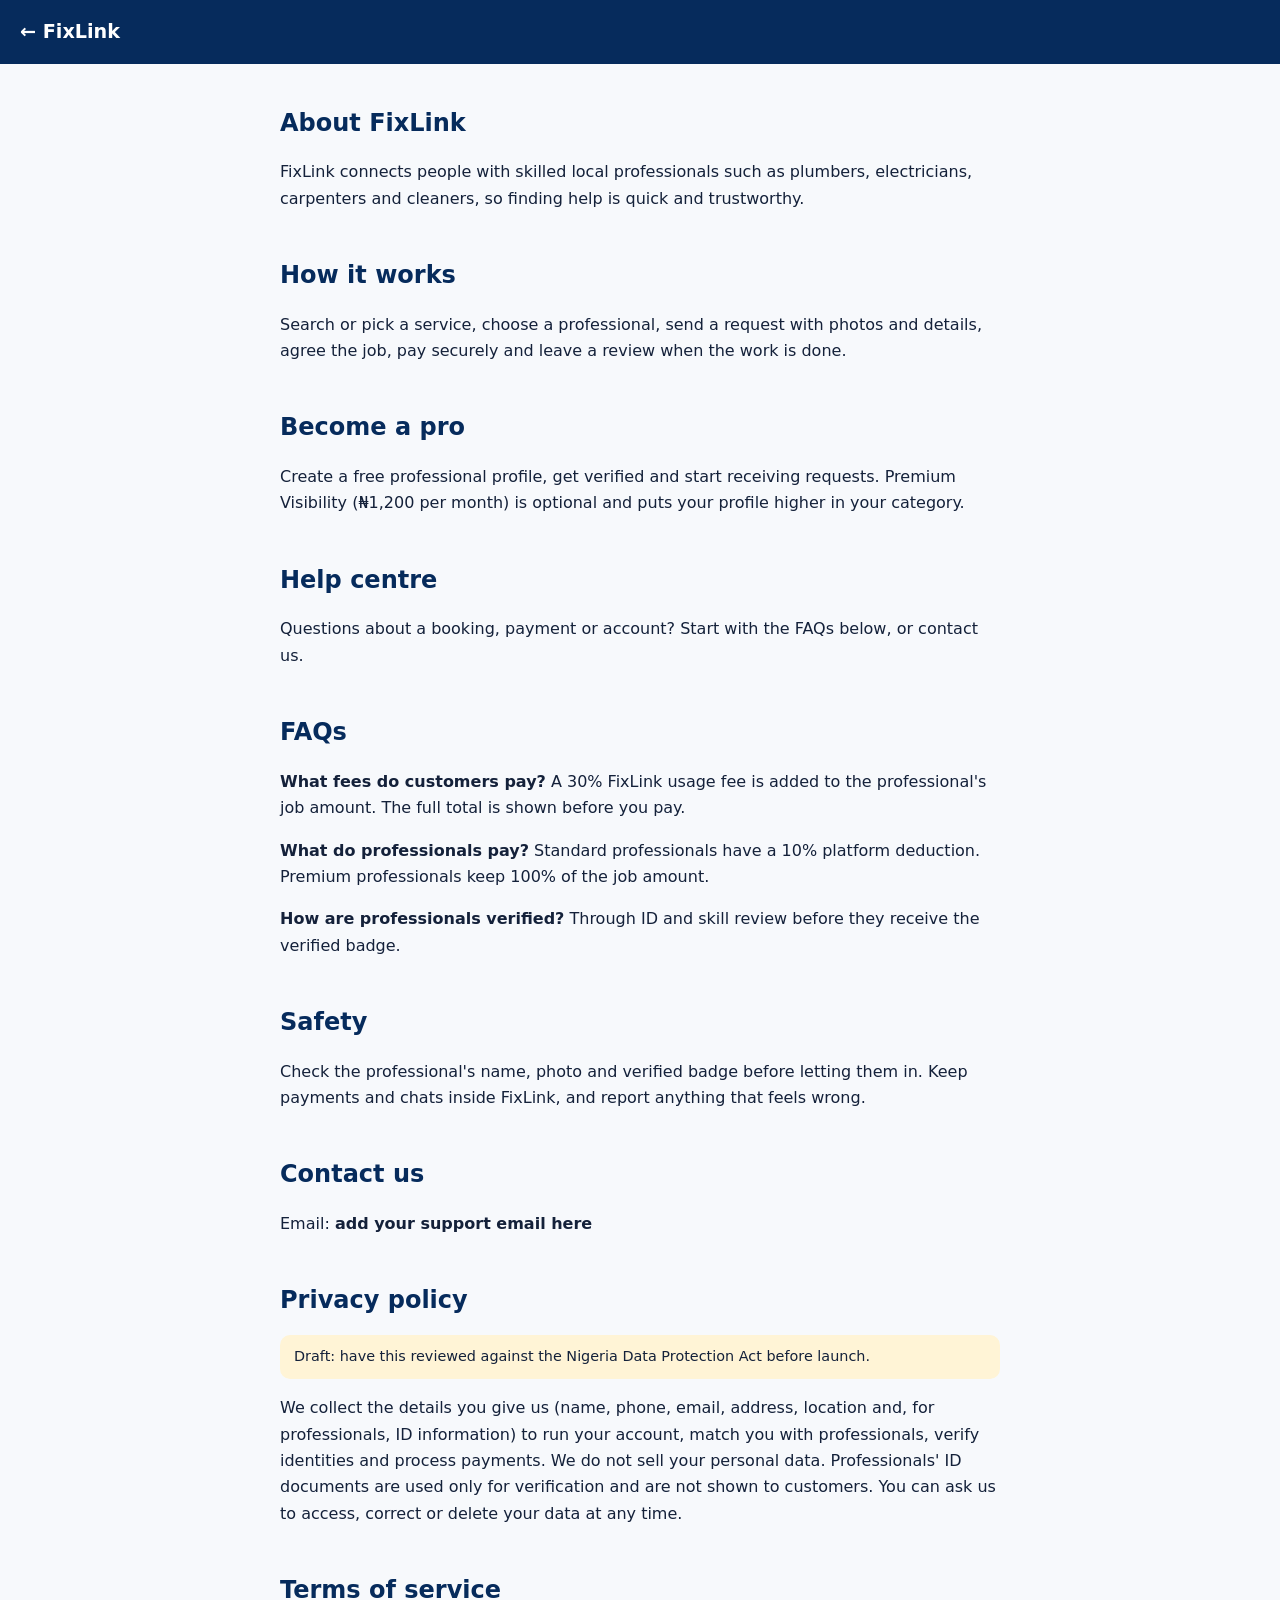
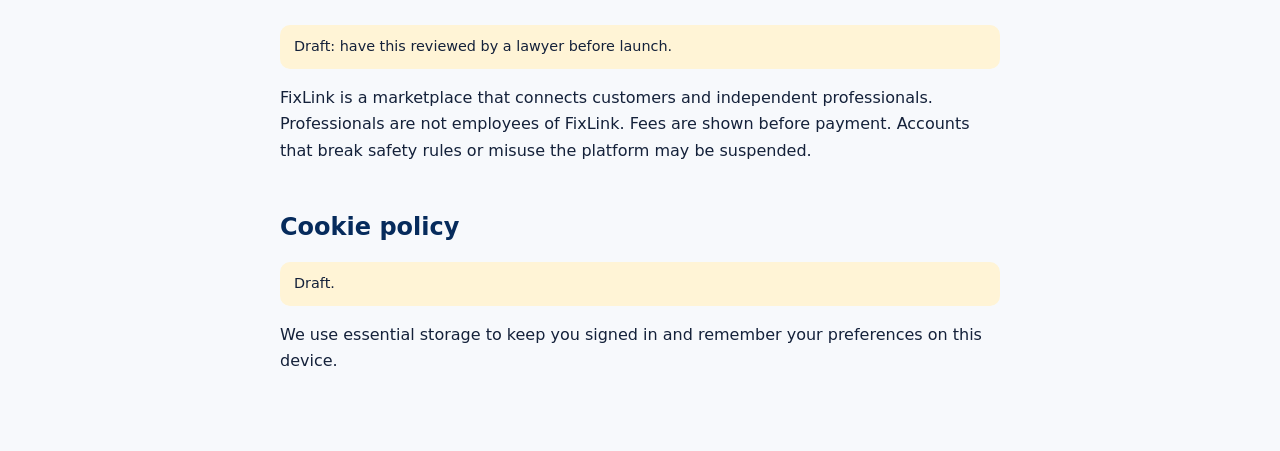
<file: info.html>
<!doctype html>
<html lang="en"><head><meta charset="utf-8"><meta name="viewport" content="width=device-width,initial-scale=1">
<title>FixLink — About, help and legal</title><meta name="theme-color" content="#062b5c">
<style>
body{margin:0;font-family:Inter,system-ui,sans-serif;color:#14213a;line-height:1.65;background:#f7f9fc}
header{background:#062b5c;padding:16px 20px}header a{color:#fff;font-weight:800;text-decoration:none;font-size:1.2rem}
main{max-width:720px;margin:0 auto;padding:12px 20px 60px}
section{padding-top:28px;scroll-margin-top:12px}h2{color:#062b5c;margin:0 0 6px}
.draft{background:#fff4d6;border-radius:10px;padding:10px 14px;font-size:.9rem}
</style></head><body>
<header><a href="index.html">← FixLink</a></header>
<main>
<section id="about"><h2>About FixLink</h2><p>FixLink connects people with skilled local professionals such as plumbers, electricians, carpenters and cleaners, so finding help is quick and trustworthy.</p></section>
<section id="how-it-works"><h2>How it works</h2><p>Search or pick a service, choose a professional, send a request with photos and details, agree the job, pay securely and leave a review when the work is done.</p></section>
<section id="become-pro"><h2>Become a pro</h2><p>Create a free professional profile, get verified and start receiving requests. Premium Visibility (₦1,200 per month) is optional and puts your profile higher in your category.</p></section>
<section id="help"><h2>Help centre</h2><p>Questions about a booking, payment or account? Start with the FAQs below, or contact us.</p></section>
<section id="faqs"><h2>FAQs</h2><p><strong>What fees do customers pay?</strong> A 30% FixLink usage fee is added to the professional's job amount. The full total is shown before you pay.</p><p><strong>What do professionals pay?</strong> Standard professionals have a 10% platform deduction. Premium professionals keep 100% of the job amount.</p><p><strong>How are professionals verified?</strong> Through ID and skill review before they receive the verified badge.</p></section>
<section id="safety"><h2>Safety</h2><p>Check the professional's name, photo and verified badge before letting them in. Keep payments and chats inside FixLink, and report anything that feels wrong.</p></section>
<section id="contact"><h2>Contact us</h2><p>Email: <strong>add your support email here</strong></p></section>
<section id="privacy"><h2>Privacy policy</h2><p class="draft">Draft: have this reviewed against the Nigeria Data Protection Act before launch.</p><p>We collect the details you give us (name, phone, email, address, location and, for professionals, ID information) to run your account, match you with professionals, verify identities and process payments. We do not sell your personal data. Professionals' ID documents are used only for verification and are not shown to customers. You can ask us to access, correct or delete your data at any time.</p></section>
<section id="terms"><h2>Terms of service</h2><p class="draft">Draft: have this reviewed by a lawyer before launch.</p><p>FixLink is a marketplace that connects customers and independent professionals. Professionals are not employees of FixLink. Fees are shown before payment. Accounts that break safety rules or misuse the platform may be suspended.</p></section>
<section id="cookies"><h2>Cookie policy</h2><p class="draft">Draft.</p><p>We use essential storage to keep you signed in and remember your preferences on this device.</p></section>
</main></body></html>
</file>
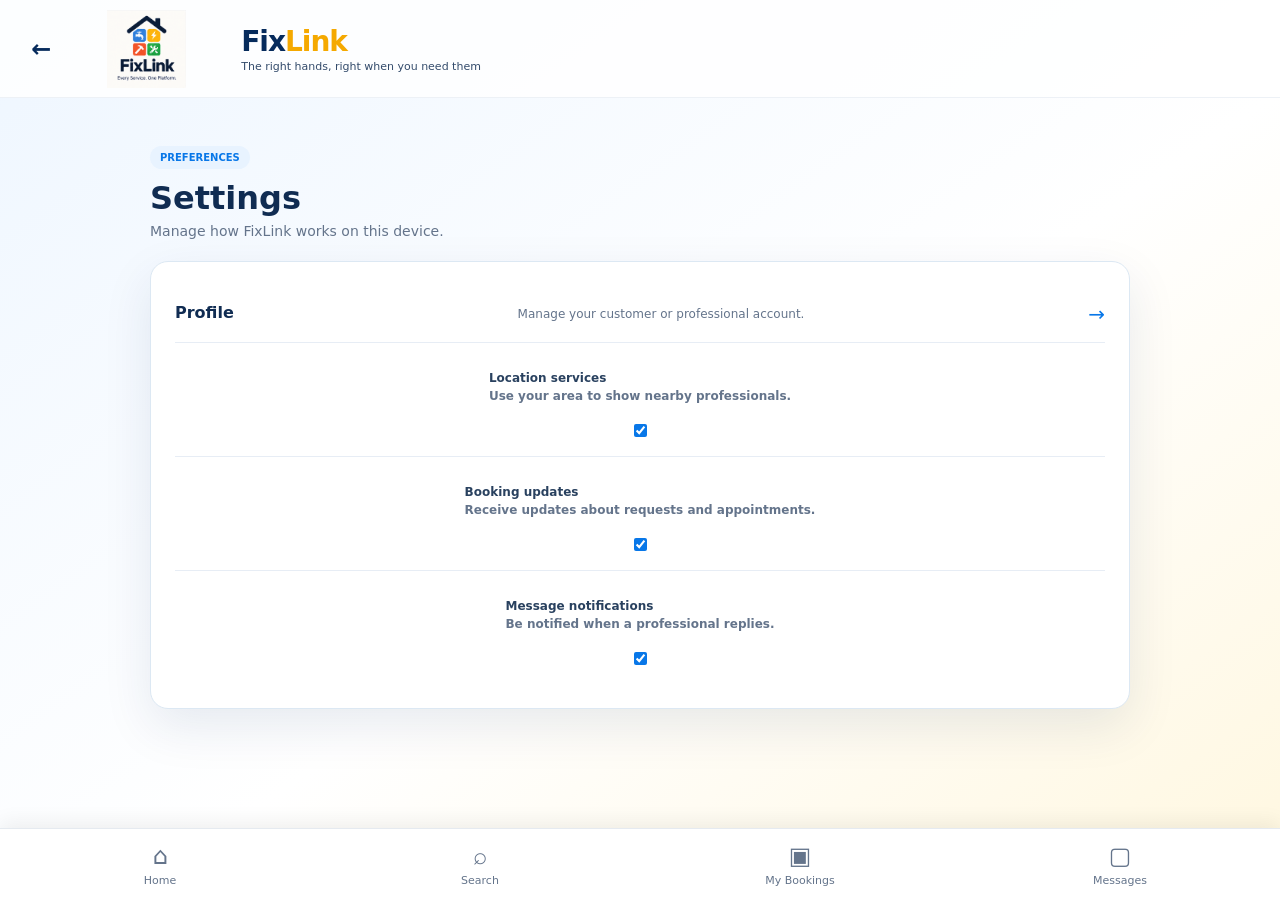
<file: settings.html>
<!doctype html><html lang="en"><head><meta charset="utf-8"><meta name="viewport" content="width=device-width,initial-scale=1"><title>Settings - FixLink</title><link rel="manifest" href="manifest.webmanifest"><link rel="stylesheet" href="styles.css"><link rel="stylesheet" href="pages.css"><style>.settings-list{display:grid;gap:12px}.settings-row{display:flex;align-items:center;justify-content:space-between;gap:18px;padding:16px 0;border-bottom:1px solid var(--line)}.settings-row:last-child{border-bottom:0}.settings-row strong{display:block;margin-bottom:4px}.settings-row span{color:var(--muted);font-size:12px}.settings-row input{width:auto;accent-color:var(--blue)}.settings-profile{display:block;color:inherit;text-decoration:none}.settings-profile div{display:flex;align-items:center;justify-content:space-between}.settings-profile div::after{content:"→";color:var(--blue);font-size:20px}</style></head><body class="standalone-page"><header class="topbar"><a class="brand-link" href="index.html"><div class="brand"><img src="assets/fixlink-logo.png" alt="FixLink" class="fixlink-logo"><div class="brand-copy"><span class="brand-text">Fix<span class="brand-accent">Link</span></span><span class="tagline">The right hands, right when you need them</span></div></div></a><a class="page-back" href="index.html" aria-label="Back to home">←</a></header><main class="page-main"><div class="page-heading"><span class="pill">PREFERENCES</span><h1>Settings</h1><p>Manage how FixLink works on this device.</p></div><section class="page-panel settings-list"><a class="settings-row settings-profile" href="profile.html"><div><strong>Profile</strong><span>Manage your customer or professional account.</span></div></a><label class="settings-row"><div><strong>Location services</strong><span>Use your area to show nearby professionals.</span></div><input type="checkbox" checked></label><label class="settings-row"><div><strong>Booking updates</strong><span>Receive updates about requests and appointments.</span></div><input type="checkbox" checked></label><label class="settings-row"><div><strong>Message notifications</strong><span>Be notified when a professional replies.</span></div><input type="checkbox" checked></label></section></main><nav class="bottom-nav"><a class="nav-item" href="index.html"><span>⌂</span>Home</a><a class="nav-item" href="search.html"><span>⌕</span>Search</a><a class="nav-item" href="bookings.html"><span>▣</span>My Bookings</a><a class="nav-item" href="messages.html"><span>▢</span>Messages</a></nav></body></html>
</file>
<file: styles.css>
/* =========================================================
   FIXLINK — COMPLETE HOMEPAGE STYLES
   Clean combined version: base layout + responsive fixes
   ========================================================= */

*{box-sizing:border-box}

:root{
  --navy:#062b5c;
  --blue:#0877e8;
  --gold:#f5a900;
  --text:#102c52;
  --muted:#64748b;
  --line:#e7edf5;
}

body{
  margin:0;
  font-family:Inter,system-ui,sans-serif;
  color:var(--text);
  background:#fff;
  padding-bottom:82px;
  overflow-x:hidden;
}

button,input,select,textarea{font:inherit}
button{cursor:pointer}

/* ================================
   HEADER
   ================================ */

.topbar{
  height:98px;
  display:flex;
  align-items:center;
  justify-content:space-between;
  padding:0 4%;
  border-bottom:1px solid #edf1f6;
}

.brand{
  display:flex;
  align-items:center;
  gap:0;
  flex-shrink:0;
}

.brand-link{
  display:block;
  text-decoration:none;
  color:inherit;
}

.fixlink-logo{
  display:block;
  width:190px;
  height:auto;
  max-height:78px;
  object-fit:contain;
}

.brand-copy{
  display:flex;
  flex-direction:column;
  gap:2px;
}

.brand-text{
  font-size:28px;
  font-weight:800;
  color:var(--navy);
  letter-spacing:-1px;
}

.brand-accent{color:var(--gold)}

.tagline{
  font-size:11px;
  color:#334b6b;
  white-space:nowrap;
}

.header-actions{
  display:flex;
  align-items:center;
  gap:22px;
  flex-shrink:0;
}

.location-btn,.icon-btn{
  background:none;
  border:0;
  color:var(--navy);
  font-weight:600;
}

.icon-btn{
  position:relative;
  font-size:24px;
}

.icon-btn i{
  width:8px;
  height:8px;
  background:#ef4444;
  border-radius:50%;
  position:absolute;
  top:0;
  right:0;
}

.profile-circle,
.profile-btn,
.user-profile,
.topbar .profile{
  display:none !important;
}

.install-btn,
.account-btn,
.create-account-btn{
  border:0;
  border-radius:9px;
  padding:10px 13px;
  background:#e8f3ff;
  color:var(--blue);
  font-weight:700;
  font-size:12px;
}

.create-account-btn{
  background:var(--gold);
  color:#132a49;
}

.install-btn{
  background:var(--gold);
  color:#132a49;
}

.account-btn{display:inline-block}

/* ================================
   HERO
   ================================ */

.hero{
  min-height:295px;
  color:#fff;
  display:flex;
  align-items:center;
  background:
    linear-gradient(90deg,rgba(4,37,80,.98),rgba(4,46,97,.88) 48%,rgba(4,46,97,.28)),
    url('https://images.unsplash.com/photo-1600585154340-be6161a56a0c?auto=format&fit=crop&w=1800&q=85')
    center/cover;
}

.hero-copy{
  width:min(1180px,92%);
  margin:auto;
  padding:38px 0;
}

.hero h1{
  margin:0 0 12px;
  font-size:42px;
  line-height:1.02;
}

.hero h1 strong{color:#ffb000}

.hero p{
  max-width:570px;
  line-height:1.55;
  margin:0 0 18px;
}

.searchbar{
  height:66px;
  max-width:1010px;
  display:flex;
  align-items:center;
  background:#fff;
  border-radius:20px;
  padding:0 14px 0 20px;
  color:var(--navy);
  box-shadow:0 10px 30px #0002;
}

.search-icon{
  font-size:32px;
  margin-right:12px;
}

.searchbar input{
  flex:1;
  min-width:0;
  border:0;
  outline:0;
}

.searchbar button{
  height:46px;
  border:0;
  background:white;
  border-left:1px solid #e4e9ef;
  padding:0 18px;
  color:var(--blue);
  font-weight:700;
}

/* ================================
   SECTIONS / SERVICES
   ================================ */

.section{
  width:min(1180px,92%);
  margin:28px auto;
}

.section-heading{
  display:flex;
  justify-content:space-between;
  align-items:center;
  margin-bottom:15px;
}

.section-heading h2{
  margin:0;
  font-size:22px;
}

.view-all{
  border:0;
  background:none;
  color:var(--blue);
  font-weight:700;
}

.section-subtitle{
  margin:6px 0 0;
  color:var(--muted);
  font-size:12px;
}

.service-grid{
  display:grid;
  grid-template-columns:repeat(5,1fr);
  gap:18px;
}

.service-card{
  height:172px;
  border-radius:13px;
  overflow:hidden;
  position:relative;
  border:1px solid var(--line);
  padding:0;
  background:#eef3f8;
}

.service-card img{
  width:100%;
  height:100%;
  object-fit:cover;
}

.service-card:after{
  content:'';
  position:absolute;
  inset:55% 0 0;
  background:linear-gradient(transparent,#0009);
}

.service-label{
  position:absolute;
  z-index:2;
  bottom:0;
  left:0;
  right:0;
  padding:14px 10px;
  color:#fff;
  font-weight:700;
  text-align:center;
}

.service-icon{
  position:absolute;
  z-index:3;
  left:10px;
  bottom:40px;
  width:36px;
  height:36px;
  border-radius:50%;
  background:#fff;
  display:grid;
  place-items:center;
}

/* ================================
   TRUST
   ================================ */

.trust-strip{
  width:min(1180px,92%);
  margin:30px auto;
  padding:22px 12px;
  border-radius:15px;
  background:#eef8ff;
  display:grid;
  grid-template-columns:repeat(4,1fr);
  text-align:center;
}

.trust-strip div{
  display:flex;
  flex-direction:column;
  gap:5px;
  border-right:1px solid #cde4f7;
}

.trust-strip div:last-child{border:0}

.trust-strip b{
  color:var(--blue);
  font-size:27px;
}

.trust-strip strong{font-size:14px}
.trust-strip small,.meta{color:var(--muted)}

/* ================================
   PROFESSIONALS
   ================================ */

.pro-grid{
  display:grid;
  grid-template-columns:repeat(4,1fr);
  gap:18px;
}

.pro-card{
  border:1px solid var(--line);
  border-radius:12px;
  overflow:hidden;
  box-shadow:0 4px 15px #07285012;
  cursor:pointer;
  transition:transform .2s,box-shadow .2s;
}

.pro-card:hover,
.pro-card:focus-within{
  transform:translateY(-3px);
  box-shadow:0 9px 22px #0728501c;
}

.pro-image{
  height:115px;
  position:relative;
}

.pro-image img{
  width:100%;
  height:100%;
  object-fit:cover;
}

.verified{
  position:absolute;
  right:8px;
  top:8px;
  background:#11ad7b;
  color:#fff;
  padding:4px 8px;
  border-radius:10px;
  font-size:10px;
  font-weight:700;
}

.pro-body{padding:12px}

.pro-body h3{
  margin:0 0 7px;
  font-size:15px;
}

.rating{
  color:#f59e0b;
  font-size:13px;
}

.meta{
  font-size:12px;
  margin:6px 0;
}

.tag{
  display:inline-block;
  padding:5px 9px;
  border-radius:12px;
  background:#e2f1ff;
  color:var(--blue);
  font-size:11px;
  font-weight:600;
}

.price{
  margin-top:10px;
  font-size:13px;
  font-weight:700;
}

.empty-state{
  grid-column:1/-1;
  padding:30px;
  text-align:center;
  color:var(--muted);
  border:1px dashed var(--line);
  border-radius:12px;
}

.request-pro{
  padding:10px 12px;
  font-size:12px;
}

.pro-body .wide{width:100%}

.pro-actions{
  display:grid;
  grid-template-columns:1fr 1fr 1fr;
  gap:8px;
  margin-top:12px;
}

.pro-actions button,
.pro-actions a{
  padding:10px 8px;
  font-size:12px;
  text-align:center;
  text-decoration:none;
}

/* ================================
   BOTTOM NAVIGATION
   ================================ */

.bottom-nav{
  position:fixed;
  z-index:20;
  bottom:0;
  left:0;
  right:0;
  height:72px;
  background:#fff;
  border-top:1px solid #e5eaf0;
  display:grid;
  grid-template-columns:repeat(4,minmax(0,1fr));
  box-shadow:0 -5px 20px #0001;
}

.bottom-nav .nav-item{
  width:100%;
  min-width:0;
}

.nav-item{
  border:0;
  background:#fff;
  color:#64748b;
  display:flex;
  flex-direction:column;
  gap:4px;
  align-items:center;
  justify-content:center;
  font-size:11px;
}

.nav-item span{font-size:24px}
.nav-item.active{color:var(--blue);font-weight:700}

/* ================================
   TOAST
   ================================ */

.toast{
  position:fixed;
  z-index:50;
  left:50%;
  bottom:92px;
  transform:translate(-50%,20px);
  opacity:0;
  background:var(--navy);
  color:#fff;
  padding:12px 18px;
  border-radius:10px;
  transition:.25s;
}

.toast.show{
  opacity:1;
  transform:translate(-50%,0);
}

/* ================================
   MODALS / FORMS
   ================================ */

.modal{
  display:none;
  position:fixed;
  z-index:40;
  inset:0;
  background:#03162db0;
  padding:25px;
  overflow:auto;
}

.modal.show{
  display:flex;
  justify-content:center;
}

.modal-card{
  position:relative;
  width:min(920px,100%);
  background:#fff;
  border-radius:20px;
  padding:28px;
  margin:auto;
}

.modal-card.small{max-width:700px}

.close{
  position:absolute;
  right:18px;
  top:14px;
  border:0;
  background:#eef3f8;
  border-radius:50%;
  width:36px;
  height:36px;
  font-size:25px;
}

.modal-head{padding-right:45px}

.pill{
  display:inline-block;
  background:#e8f3ff;
  color:var(--blue);
  border-radius:20px;
  padding:6px 10px;
  font-size:10px;
  font-weight:800;
}

.modal-head h2{
  font-size:26px;
  margin:12px 0 6px;
}

.modal-head p,.hint{
  color:var(--muted);
  font-size:13px;
}

.progress{
  height:7px;
  background:#e8eef5;
  border-radius:10px;
  margin:20px 0 12px;
  overflow:hidden;
}

.progress div{
  height:100%;
  width:20%;
  background:var(--blue);
  transition:.25s;
}

.steps{
  display:flex;
  gap:5px;
  margin-bottom:25px;
}

.steps span{
  flex:1;
  text-align:center;
  font-size:10px;
  padding:8px 3px;
  background:#f1f5f9;
  color:#64748b;
  border-radius:8px;
}

.steps span.active{
  background:#e8f3ff;
  color:var(--blue);
  font-weight:700;
}

.form-step{display:none}
.form-step.active{display:block}

.form-step h3{
  margin:0;
  font-size:19px;
}

.form-grid{
  display:grid;
  grid-template-columns:1fr 1fr;
  gap:15px;
  margin-top:18px;
}

label{
  font-size:12px;
  font-weight:700;
  color:#29415f;
  display:flex;
  flex-direction:column;
  gap:7px;
}

input,select,textarea{
  width:100%;
  border:1px solid #d9e2ec;
  border-radius:9px;
  padding:11px 12px;
  outline:0;
  background:#fff;
  color:var(--text);
  font-size:13px;
}

textarea{
  min-height:92px;
  resize:vertical;
}

.full{grid-column:1/-1}

.checkbox{
  flex-direction:row;
  align-items:flex-start;
  margin-top:18px;
  font-weight:500;
}

.checkbox input{width:auto}

.form-actions{
  display:flex;
  justify-content:space-between;
  margin-top:25px;
  border-top:1px solid #edf1f5;
  padding-top:18px;
}

.primary,.secondary{
  border:0;
  border-radius:9px;
  padding:12px 22px;
  font-weight:700;
}

.primary{
  background:var(--blue);
  color:#fff;
}

.secondary{
  background:#eef3f8;
  color:var(--navy);
}

.wide{
  width:100%;
  margin-top:20px;
}

.auth-tabs{
  display:grid;
  grid-template-columns:1fr 1fr;
  gap:8px;
  margin:18px 0;
}

.auth-tab{
  border:1px solid #d9e2ec;
  background:#fff;
  border-radius:9px;
  padding:11px;
  font-weight:700;
  color:var(--muted);
}

.auth-tab.active{
  background:#e8f3ff;
  color:var(--blue);
  border-color:#b9dcff;
}

.form-hint{
  color:var(--muted);
  font-size:12px;
  line-height:1.5;
  margin:15px 0 0;
}

.account-hint{
  text-align:center;
  margin-bottom:0;
}

/* ================================
   MESSAGES
   ================================ */

.message-card{max-width:560px}

.message-head{
  display:flex;
  align-items:flex-start;
  justify-content:space-between;
  gap:16px;
  padding-right:38px;
}

.message-head h2{margin:12px 0 5px}

.message-head p{
  margin:0;
  color:var(--muted);
  font-size:13px;
}

.message-contact{
  display:flex;
  flex-direction:column;
  align-items:flex-end;
  gap:7px;
}

.call-link{
  color:var(--blue);
  font-size:12px;
  font-weight:700;
  text-decoration:none;
  white-space:nowrap;
}

.online-dot{
  color:#16834b;
  font-size:11px;
  font-weight:700;
  white-space:nowrap;
}

.chat-log{
  height:300px;
  overflow-y:auto;
  background:#f5f8fb;
  border:1px solid var(--line);
  border-radius:14px;
  padding:16px;
  margin:22px 0 12px;
  display:flex;
  flex-direction:column;
  gap:10px;
}

.chat-bubble{
  max-width:82%;
  padding:11px 13px;
  border-radius:13px;
  font-size:13px;
  line-height:1.4;
}

.chat-bubble small{
  display:block;
  font-size:10px;
  opacity:.65;
  margin-top:5px;
}

.chat-bubble.received{
  align-self:flex-start;
  background:#fff;
  border:1px solid #e1e8f0;
}

.chat-bubble.sent{
  align-self:flex-end;
  background:var(--blue);
  color:#fff;
}

.message-form{
  display:flex;
  gap:8px;
}

.message-form input{flex:1}

.message-form button{
  width:48px;
  padding:0;
  font-size:18px;
}

/* ================================
   PAYMENTS
   ================================ */

.payment-summary{
  margin:20px 0;
  padding:15px;
  background:#f5f8fb;
  border:1px solid var(--line);
  border-radius:12px;
}

.payment-summary div{
  display:flex;
  justify-content:space-between;
  gap:12px;
  padding:9px 0;
  font-size:13px;
}

.payment-summary span{color:var(--muted)}
.payment-summary strong{color:var(--text)}

.payment-total{
  border-top:1px solid #d9e2ec;
  margin-top:5px;
  padding-top:14px!important;
  font-size:15px!important;
}

.payment-total strong{
  color:var(--blue);
  font-size:18px;
}

.payment-note{
  color:var(--muted);
  font-size:11px;
  line-height:1.5;
  margin-bottom:0;
}

/* ================================
   PROFESSIONAL DETAILS
   ================================ */

.professional-details-card{max-width:620px}

.professional-details-head{
  display:flex;
  align-items:center;
  gap:16px;
  padding-right:40px;
}

.professional-details-head img{
  width:88px;
  height:88px;
  border-radius:14px;
  object-fit:cover;
  background:#eef3f8;
}

.professional-details-head h2{
  margin:10px 0 4px;
  font-size:25px;
}

.professional-details-head p{
  margin:0;
  color:var(--muted);
  font-size:13px;
}

.professional-summary{
  display:grid;
  grid-template-columns:repeat(4,1fr);
  gap:10px;
  margin:24px 0;
  padding:15px;
  background:#f5f8fb;
  border:1px solid var(--line);
  border-radius:12px;
}

.professional-summary div{
  display:flex;
  flex-direction:column;
  gap:5px;
}

.professional-summary span{
  color:var(--muted);
  font-size:11px;
}

.professional-summary strong{font-size:13px}

.professional-details-copy h3{
  margin:0 0 7px;
  font-size:16px;
}

.professional-details-copy p{
  margin:0;
  color:var(--muted);
  font-size:13px;
  line-height:1.55;
}

.professional-details-actions{
  display:grid;
  grid-template-columns:1fr 1fr;
  gap:10px;
  margin-top:24px;
}

.professional-details-actions button{margin:0}

/* ================================
   MONITORING
   ================================ */

.live-indicator{
  display:flex;
  align-items:center;
  gap:7px;
  color:#16834b;
  font-size:12px;
  font-weight:700;
}

.live-indicator i{
  width:8px;
  height:8px;
  border-radius:50%;
  background:#19b777;
  box-shadow:0 0 0 4px #19b77720;
}

.monitoring-grid{
  display:grid;
  grid-template-columns:repeat(2,1fr);
  gap:16px;
}

.monitor-card{
  border:1px solid var(--line);
  border-radius:14px;
  background:#f8fbfd;
  padding:16px;
}

.monitor-head{
  display:flex;
  align-items:center;
  gap:12px;
}

.monitor-avatar{
  width:48px;
  height:48px;
  border-radius:50%;
  object-fit:cover;
  background:#e5edf5;
}

.monitor-head h3{
  margin:0 0 4px;
  font-size:15px;
}

.monitor-head p{
  margin:0;
  color:var(--muted);
  font-size:12px;
}

.monitor-status{
  margin-left:auto;
  color:#16834b;
  background:#e7f8f0;
  border-radius:20px;
  padding:6px 9px;
  font-size:10px;
  font-weight:800;
  white-space:nowrap;
}

.monitor-route{
  display:flex;
  justify-content:space-between;
  gap:12px;
  margin:17px 0 8px;
  color:var(--muted);
  font-size:11px;
}

.monitor-route strong{
  color:var(--text);
  font-size:12px;
}

.monitor-progress{
  height:8px;
  border-radius:10px;
  background:#dfe8f0;
  overflow:hidden;
}

.monitor-progress span{
  display:block;
  height:100%;
  border-radius:inherit;
  background:linear-gradient(90deg,var(--blue),#19b777);
}

.monitor-meta{
  display:flex;
  justify-content:space-between;
  gap:12px;
  margin-top:13px;
  color:var(--muted);
  font-size:11px;
}

.monitor-meta strong{color:var(--text)}

.monitor-action{
  width:100%;
  margin-top:15px;
  padding:9px 12px;
  font-size:12px;
}

/* ================================
   AI ASSISTANT
   ================================ */

.assistant-launcher{
  position:fixed;
  right:24px;
  bottom:92px;
  z-index:19;
}

.assistant-button{
  border:0;
  border-radius:24px;
  background:var(--navy);
  color:#fff;
  padding:12px 17px;
  display:flex;
  align-items:center;
  gap:8px;
  font-size:12px;
  font-weight:700;
  box-shadow:0 8px 22px #062b5c44;
}

.assistant-spark{
  color:var(--gold);
  font-size:18px;
}

.assistant-card{max-width:560px}

.assistant-header{
  display:flex;
  gap:13px;
  align-items:flex-start;
  padding-right:38px;
}

.assistant-avatar{
  width:40px;
  height:40px;
  border-radius:50%;
  background:var(--navy);
  color:var(--gold);
  display:grid;
  place-items:center;
  font-size:22px;
  flex:0 0 auto;
}

.assistant-header h2{margin:10px 0 5px}

.assistant-header p{
  margin:0;
  color:var(--muted);
  font-size:13px;
  line-height:1.4;
}

.assistant-log{
  height:230px;
  overflow-y:auto;
  background:#f5f8fb;
  border:1px solid var(--line);
  border-radius:14px;
  padding:15px;
  margin:20px 0 12px;
  display:flex;
  flex-direction:column;
  gap:10px;
}

.assistant-bubble{
  max-width:84%;
  padding:11px 13px;
  border-radius:13px;
  font-size:13px;
  line-height:1.4;
}

.assistant-bubble.received{
  background:#fff;
  border:1px solid #e1e8f0;
  align-self:flex-start;
}

.assistant-bubble.sent{
  background:var(--blue);
  color:#fff;
  align-self:flex-end;
}

.assistant-suggestions{
  display:flex;
  flex-wrap:wrap;
  gap:7px;
  margin-bottom:12px;
}

.assistant-suggestions button{
  border:1px solid #cfe1f5;
  background:#f8fbff;
  color:var(--blue);
  border-radius:18px;
  padding:8px 10px;
  font-size:11px;
}

.assistant-result{
  margin-top:12px;
  padding:13px;
  border-radius:12px;
  background:#fff5d9;
  border:1px solid #f1d88e;
  color:#704b00;
  font-size:13px;
}

.assistant-result .wide{margin-top:12px}

.assistant-thinking{
  display:flex;
  align-items:center;
  gap:4px;
  padding:14px 15px;
}

.assistant-thinking span{
  width:6px;
  height:6px;
  border-radius:50%;
  background:#8da1b6;
  animation:assistant-thinking 1.05s infinite ease-in-out;
}

.assistant-thinking span:nth-child(2){animation-delay:.18s}
.assistant-thinking span:nth-child(3){animation-delay:.36s}

@keyframes assistant-thinking{
  0%,100%{opacity:.4;transform:translateY(0)}
  25%{opacity:1;transform:translateY(-5px)}
  50%{opacity:1;transform:translateY(0)}
  75%{opacity:.4;transform:translateY(2px)}
}

/* ================================
   PREMIUM
   ================================ */

.premium-link{
  margin-top:12px;
  border:0;
  background:#fff5d9;
  color:#a86b00;
  border-radius:9px;
  padding:9px 12px;
  font-size:12px;
  font-weight:700;
}

.premium-price{
  display:flex;
  align-items:baseline;
  gap:6px;
  margin:22px 0 10px;
}

.premium-price strong{
  font-size:34px;
  color:var(--navy);
}

.premium-price span{
  color:var(--muted);
  font-size:14px;
}

.premium-benefits{
  padding-left:20px;
  color:var(--text);
  font-size:13px;
  line-height:2;
}

.premium-pill{
  background:#fff5d9;
  color:#a86b00;
}

/* ================================
   PASSWORD / SETTINGS
   ================================ */

.password-input{
  position:relative;
  display:flex;
  align-items:center;
}

.password-input input{padding-right:58px}

.password-toggle{
  position:absolute;
  right:8px;
  border:0;
  background:none;
  color:var(--blue);
  font-size:11px;
  font-weight:700;
  padding:5px;
}

.password-match-message{
  min-height:15px;
  font-size:11px;
  font-weight:600;
}

.password-match-message.mismatch{color:#c0392b}
.password-match-message.match{color:#16834b}

.premium-settings-row{
  display:flex;
  color:inherit;
  text-decoration:none;
  background:#fffaf0;
  border:1px solid #f1d88e;
  border-radius:10px;
  padding:14px 12px;
}

.premium-settings-row strong{color:#704b00}
.premium-settings-row span{color:#98701d}

.premium-status{
  color:#a86b00!important;
  font-size:10px;
  font-weight:800;
  white-space:nowrap;
}

.settings-drawer{
  position:fixed;
  z-index:50;
  inset:0;
  background:#03162d66;
  visibility:hidden;
  opacity:0;
  transition:opacity .25s ease,visibility .25s ease;
}

.settings-drawer.show{
  visibility:visible;
  opacity:1;
}

.settings-drawer-panel{
  width:min(50vw,560px);
  min-width:320px;
  height:100%;
  overflow:auto;
  background:#fff;
  padding:30px 28px;
  box-shadow:12px 0 35px #03162d33;
  transform:translateX(-100%);
  transition:transform .3s ease;
}

.settings-drawer.show .settings-drawer-panel{
  transform:translateX(0);
}

.settings-drawer-close{
  position:absolute;
  left:min(50vw,560px);
  top:18px;
  transform:translateX(-52px);
  border:0;
  background:#fff;
  color:var(--navy);
  border-radius:50%;
  width:36px;
  height:36px;
  font-size:25px;
}

.settings-list{
  display:grid;
  gap:12px;
}

.settings-row{
  display:flex;
  align-items:center;
  justify-content:space-between;
  gap:18px;
  padding:16px 0;
  border-bottom:1px solid var(--line);
}

.settings-row:last-child{border-bottom:0}

.settings-row strong{
  display:block;
  margin-bottom:4px;
}

.settings-row span{
  color:var(--muted);
  font-size:12px;
}

.settings-row input{
  width:auto;
  accent-color:var(--blue);
}

.settings-profile{
  display:block;
  color:inherit;
  text-decoration:none;
}

.settings-profile div{
  display:flex;
  align-items:center;
  justify-content:space-between;
}

.settings-profile div::after{
  content:"→";
  color:var(--blue);
  font-size:20px;
}

/* ================================
   FOOTER
   ================================ */

.site-footer{
  background:var(--navy);
  color:#fff;
  margin-top:56px;
  padding:42px 4% 22px;
}

.footer-inner{
  width:min(1180px,100%);
  margin:0 auto;
  display:grid;
  grid-template-columns:1.5fr repeat(4,1fr);
  gap:28px;
}

.footer-wordmark{
  font-size:26px;
  font-weight:800;
  letter-spacing:1px;
}

.footer-wordmark span{color:var(--gold)}

.footer-brand p{
  color:#b9c9dd;
  font-size:12px;
  margin-top:7px;
}

.footer-group{
  display:flex;
  flex-direction:column;
  gap:9px;
}

.footer-group h3{
  font-size:13px;
  margin:0 0 6px;
  color:#fff;
}

.footer-group a,
.footer-bottom a{
  color:#b9c9dd;
  text-decoration:none;
  font-size:12px;
}

.footer-group a:hover,
.footer-bottom a:hover{color:#fff}

.footer-bottom{
  width:min(1180px,100%);
  margin:34px auto 0;
  padding-top:18px;
  border-top:1px solid #ffffff2b;
  color:#b9c9dd;
  font-size:12px;
  display:grid;
  grid-template-columns:1fr 1fr auto;
  gap:20px;
  align-items:start;
}

.footer-bottom strong{
  color:#fff;
  margin-right:10px;
}

.footer-bottom span{
  margin:0 6px;
  color:#7186a2;
}

.social-links{
  display:flex;
  gap:10px;
  flex-wrap:wrap;
}

.social-links strong{
  width:100%;
  margin:0;
}

.footer-bottom p{
  margin:0;
  text-align:right;
  color:#fff;
  line-height:1.5;
}

.footer-bottom p span{
  color:#b9c9dd;
  margin:0;
}

/* ================================
   LOADING SCREEN
   ================================ */

#fixlink-loader{
  position:fixed;
  inset:0;
  z-index:99999;
  display:flex;
  align-items:center;
  justify-content:center;
  background:#ffffff;
  opacity:1;
  visibility:visible;
  transition:opacity .6s ease,visibility .6s ease;
}

#fixlink-loader.hide{
  opacity:0;
  visibility:hidden;
  pointer-events:none;
}

.fixlink-loader-content{
  text-align:center;
  animation:fixlinkLoaderAppear .8s ease forwards;
}

.fixlink-loader-logo{
  width:260px;
  height:220px;
  object-fit:contain;
  display:block;
  margin:0 auto 12px;
}

.fixlink-loader-content h1{
  margin:0;
  font-size:34px;
  font-weight:800;
  color:#062b5c;
  letter-spacing:-.5px;
}

.fixlink-loader-content p{
  margin:6px 0 22px;
  font-size:14px;
  color:#666;
}

.fixlink-loading-dots{
  display:flex;
  justify-content:center;
  gap:7px;
}

.fixlink-loading-dots span{
  width:20px;
  height:20px;
  border-radius:50%;
  background:#0877e1;
  animation:fixlinkDot 1.2s infinite ease-in-out;
}

.fixlink-loading-dots span:nth-child(2){animation-delay:.15s}
.fixlink-loading-dots span:nth-child(3){animation-delay:.3s}

@keyframes fixlinkLoaderAppear{
  from{opacity:0;transform:scale(.92)}
  to{opacity:1;transform:scale(1)}
}

@keyframes fixlinkDot{
  0%,60%,100%{transform:translateY(0);opacity:.4}
  30%{transform:translateY(-6px);opacity:1}
}

/* ================================
   RESPONSIVE
   ================================ */

@media(max-width:900px){
  .service-grid{grid-template-columns:repeat(3,1fr)}
  .pro-grid{grid-template-columns:repeat(2,1fr)}
  .trust-strip{
    grid-template-columns:repeat(2,1fr);
    gap:18px;
  }
  .trust-strip div{border:0}

  .footer-inner{
    grid-template-columns:repeat(2,1fr);
  }

  .footer-brand{grid-column:1/-1}

  .footer-bottom{
    grid-template-columns:1fr 1fr;
  }

  .footer-bottom p{
    grid-column:1/-1;
    text-align:left;
  }
}

@media(max-width:600px){
  body{
    padding-bottom:82px;
    overflow-x:hidden;
  }

  .topbar{
    height:76px;
    width:100%;
    padding:0 4%;
    overflow:hidden;
  }

  .brand{
    gap:0;
    min-width:0;
  }

  .fixlink-logo{
    width:125px;
    max-height:62px;
  }

  .brand-text{font-size:20px}
  .tagline{display:block;font-size:8px}

  .header-actions{
    gap:6px;
    flex-shrink:0;
  }

  .location-btn{
    font-size:11px;
    max-width:none;
  }

  .account-btn,
  .create-account-btn{
    padding:8px 9px;
    font-size:12px;
  }

  .install-btn{display:none!important}
  .icon-btn{font-size:24px}

  .hero{min-height:390px}

  .hero-copy{
    width:92%;
    padding:38px 0;
  }

  .hero h1{
    font-size:36px;
    line-height:1.02;
  }

  .hero p{
    font-size:14px;
    line-height:1.55;
  }

  .searchbar{
    height:auto;
    min-height:58px;
    padding:8px 10px;
    border-radius:20px;
    flex-wrap:wrap;
  }

  .search-icon{font-size:32px}

  .searchbar input{
    height:42px;
    font-size:13px;
  }

  .searchbar button{
    height:42px;
    font-size:13px;
    width:100%;
    border:0;
    border-top:1px solid #e4e9ef;
  }

  .section{
    width:92%;
    margin:28px auto;
  }

  .section-heading h2{font-size:22px}

  .service-grid{
    grid-template-columns:repeat(2,1fr);
    gap:12px;
  }

  .service-card{height:145px}

  .service-label{
    font-size:11px;
    padding:14px 10px;
  }

  .trust-strip{
    width:92%;
    margin:30px auto;
    padding:22px 12px;
    gap:18px;
  }

  .trust-strip b{font-size:27px}
  .trust-strip strong{font-size:14px}

  .pro-grid{
    grid-template-columns:1fr 1fr;
    gap:12px;
  }

  .pro-card{border-radius:10px}
  .pro-image{height:95px}
  .pro-body{padding:9px}
  .pro-body h3{font-size:12px}

  .bottom-nav{height:72px}

  .nav-item{font-size:11px}
  .nav-item span{font-size:20px}

  .assistant-launcher{
    right:24px;
    bottom:92px;
  }

  .assistant-button{
    padding:12px 17px;
    font-size:12px;
  }

  .site-footer{padding:34px 6% 100px}

  .footer-inner{
    grid-template-columns:1fr 1fr;
    gap:25px 18px;
  }

  .footer-bottom{
    display:flex;
    flex-direction:column;
    gap:18px;
  }

  .footer-bottom p{order:3}
  .social-links{max-width:230px}

  .modal{padding:8px}

  .modal-card{padding:20px 16px}

  .modal-head h2{font-size:21px}

  .steps span{
    font-size:8px;
    padding:7px 1px;
  }

  .form-grid{grid-template-columns:1fr}
  .full{grid-column:auto}

  .professional-details-head img{
    width:68px;
    height:68px;
  }

  .professional-details-head h2{font-size:20px}

  .professional-summary{
    grid-template-columns:1fr 1fr;
  }

  .professional-details-actions{
    grid-template-columns:1fr;
  }

  .monitoring-grid{grid-template-columns:1fr}

  .settings-drawer-panel{
    width:88vw;
    min-width:0;
    padding:24px 20px;
  }

  .settings-drawer-close{
    left:88vw;
    transform:translateX(-48px);
  }

  .section-heading:has(.live-indicator){
    align-items:flex-start;
  }

  .live-indicator{margin-top:4px}
}

/* Keep unwanted top-right profile/ending button hidden everywhere */
.profile-circle,
.profile-btn,
.user-profile,
.topbar .profile{
  display:none !important;
}
/* FIXLINK LOADING SCREEN - BLUE BACKGROUND */
#loading-screen,
.loading-screen {
  background: #0877e8 !important;
}
/* BLUE FIXLINK LOADING SCREEN */
#fixlink-loader {
  background: #0877e8 !important;
}

#fixlink-loader .fixlink-loader-content h1,
#fixlink-loader .fixlink-loader-content p {
  color: #ffffff !important;
}

#fixlink-loader .fixlink-loading-dots span {
  background: #ffffff !important;
}
/* =========================================================
   FIXLINK — ADDITIONS (paste at the very end of styles.css)
   ========================================================= */

/* Loader title: index.html now uses a <div> instead of a second <h1>,
   so the old ".fixlink-loader-content h1" rules no longer reach it */
.fixlink-loader-title{
  margin:0;
  font-size:34px;
  font-weight:800;
  color:#ffffff;
  letter-spacing:-.5px;
}

/* 16 services now: 4 columns on desktop and tablet gives 4 even rows,
   and 2 columns on phones (already set above) gives 8 even rows */
@media(min-width:901px){
  .service-grid{grid-template-columns:repeat(4,1fr)}
  .service-card{height:180px}
}
@media(min-width:601px) and (max-width:900px){
  .service-grid{grid-template-columns:repeat(4,1fr);gap:12px}
  .service-card{height:150px}
  .service-label{font-size:12px}
}

/* 6 demo professionals: 3 columns on desktop gives 2 even rows
   (tablet and phone keep 2 columns) */
@media(min-width:901px){
  .pro-grid{grid-template-columns:repeat(3,1fr)}
  .pro-image{height:140px}
}

/* The assistant launcher is a link, so remove the underline */
.assistant-button{text-decoration:none}

/* Keyboard focus: your inputs removed the outline, so show a clear one */
input:focus-visible,
select:focus-visible,
textarea:focus-visible{
  border-color:var(--blue);
  box-shadow:0 0 0 3px #0877e833;
}
button:focus-visible,
a:focus-visible,
.pro-card:focus-visible,
.service-card:focus-visible{
  outline:3px solid var(--blue);
  outline-offset:2px;
}
.site-footer a:focus-visible{outline-color:#fff}

/* New request-form note and consent links */
.fee-note{
  margin:0;
  padding:10px 12px;
  border-radius:9px;
  background:#eef8ff;
  color:var(--navy);
  font-size:12px;
  font-weight:600;
  line-height:1.5;
}
.checkbox a,
.form-hint a{
  color:var(--blue);
  font-weight:700;
}

/* Search chips under the hero search bar */
.quick-chips{
  display:flex;
  flex-wrap:wrap;
  gap:8px;
  margin-top:14px;
}
.quick-chips button{
  border:0;
  border-radius:99px;
  padding:8px 14px;
  background:#ffffff26;
  color:#fff;
  font-size:12px;
  font-weight:600;
  backdrop-filter:blur(4px);
  transition:background .2s;
}
.quick-chips button:hover{background:#ffffff40}

/* Phones: the 2-column pro cards need slightly smaller action buttons */
@media(max-width:600px){
  .pro-actions{grid-template-columns:1fr 1fr}
  .pro-actions .request-pro{grid-column:1/-1}
  .fixlink-loader-title{font-size:28px}
}
/* ===== Respect the [hidden] attribute (fixes the Sign in button staying visible) ===== */
[hidden]{display:none!important}

/* ===== Theme toggle button ===== */
.theme-toggle{position:fixed;left:16px;bottom:92px;z-index:19;width:44px;height:44px;padding:0;border-radius:50%;border:1px solid var(--line);background:#fff;color:#062b5c;font-size:20px;line-height:1;display:grid;place-items:center;box-shadow:0 6px 18px #062b5c33;cursor:pointer}

/* ===== Dark mode ===== */
html[data-theme="dark"]{color-scheme:dark;--navy:#e6edf7;--text:#e6edf7;--muted:#9fb0c6;--line:#27364d}
html[data-theme="dark"] body{background:#0b1220}
html[data-theme="dark"] .topbar{border-bottom-color:var(--line)}
html[data-theme="dark"] .fixlink-logo{background:#fff;border-radius:12px;padding:4px}
html[data-theme="dark"] .tagline{color:#9fb0c6}

/* hero search */
html[data-theme="dark"] .searchbar{background:#16233a}
html[data-theme="dark"] .searchbar button{background:#16233a;border-left-color:var(--line)}

/* cards and strips */
html[data-theme="dark"] .trust-strip{background:#10243f}
html[data-theme="dark"] .trust-strip div{border-right-color:var(--line)}
html[data-theme="dark"] .pro-card{background:#121c2e;box-shadow:none}
html[data-theme="dark"] .tag{background:#12304f;color:#7cc0ff}
html[data-theme="dark"] .monitor-card{background:#0f1a2d}
html[data-theme="dark"] .monitor-progress{background:#1b2a41}
html[data-theme="dark"] .monitor-avatar,html[data-theme="dark"] .professional-details-head img{background:#1b2a41}

/* bottom navigation */
html[data-theme="dark"] .bottom-nav,html[data-theme="dark"] .nav-item{background:#0f1a2d}
html[data-theme="dark"] .bottom-nav{border-top-color:var(--line);box-shadow:none}
html[data-theme="dark"] .nav-item{color:#9fb0c6}
html[data-theme="dark"] .nav-item.active{color:#4da3ff}

/* windows and forms */
html[data-theme="dark"] .modal-card,html[data-theme="dark"] .settings-drawer-panel{background:#121c2e}
html[data-theme="dark"] .close,html[data-theme="dark"] .settings-drawer-close{background:#1b2a41;color:#e6edf7}
html[data-theme="dark"] .pill{background:#12304f;color:#7cc0ff}
html[data-theme="dark"] .progress{background:#1b2a41}
html[data-theme="dark"] .steps span{background:#1b2a41;color:#9fb0c6}
html[data-theme="dark"] .steps span.active{background:#12304f;color:#7cc0ff}
html[data-theme="dark"] label{color:#c4d2e5}
html[data-theme="dark"] input,html[data-theme="dark"] select,html[data-theme="dark"] textarea{background:#0b1220;border-color:#2c3d57;color:#e6edf7}
html[data-theme="dark"] .secondary{background:#1b2a41;color:#e6edf7}
html[data-theme="dark"] .auth-tab{background:#0b1220;border-color:#2c3d57}
html[data-theme="dark"] .auth-tab.active{background:#12304f;color:#7cc0ff;border-color:#1f4a78}
html[data-theme="dark"] .form-actions{border-top-color:var(--line)}
html[data-theme="dark"] .fee-note{background:#12304f;color:#cfe6ff}

/* chat, payment, details, assistant */
html[data-theme="dark"] .chat-log,html[data-theme="dark"] .assistant-log,html[data-theme="dark"] .payment-summary,html[data-theme="dark"] .professional-summary{background:#0b1220}
html[data-theme="dark"] .chat-bubble.received,html[data-theme="dark"] .assistant-bubble.received{background:#1b2a41;border-color:#2c3d57;color:#e6edf7}
html[data-theme="dark"] .payment-total{border-top-color:var(--line)}
html[data-theme="dark"] .assistant-suggestions button{background:#12304f;border-color:#1f4a78;color:#7cc0ff}
html[data-theme="dark"] .assistant-button,html[data-theme="dark"] .assistant-avatar{background:#1b3a66;color:#fff}
html[data-theme="dark"] .premium-link{background:#3a2c0a;color:#f1c453}
html[data-theme="dark"] .premium-settings-row{background:#2a2110;border-color:#5a4713}
html[data-theme="dark"] .premium-settings-row strong{color:#f1d88e}
html[data-theme="dark"] .premium-settings-row span{color:#c9a44c}

/* footer, toast, theme button */
html[data-theme="dark"] .site-footer{background:#060d1a}
html[data-theme="dark"] .toast{background:#27364d;color:#fff}
html[data-theme="dark"] .theme-toggle{background:#1b2a41;color:#f1c453;border-color:#2c3d57;box-shadow:0 6px 18px #0008}

/* Dashboard, My Bookings and Messages pages */
html[data-theme="dark"] .dcard,html[data-theme="dark"] .bk,html[data-theme="dark"] .convo,html[data-theme="dark"] .page-panel{background:#121c2e;border-color:var(--line)}
html[data-theme="dark"] .stat,html[data-theme="dark"] .pay,html[data-theme="dark"] .bk-note{background:#0f1a2d;color:#cfe0f5}
html[data-theme="dark"] .status,html[data-theme="dark"] .bk-status{background:#12304f;color:#7cc0ff}
html[data-theme="dark"] .bk-status.good,html[data-theme="dark"] .badge.ok{background:#0f3a2a;color:#5fd6a0}
html[data-theme="dark"] .bk-status.bad{background:#3d1a17;color:#ff8a7a}
html[data-theme="dark"] .badge.wait,html[data-theme="dark"] .badge.prem{background:#3a2c0a;color:#f1c453}
/* How it works + pro banner (theme-aware) */
.how-grid{display:grid;grid-template-columns:repeat(4,1fr);gap:14px}
.how-grid div{background:var(--bg-card,#fff);border:1px solid var(--line);border-radius:14px;padding:16px;display:flex;flex-direction:column;gap:6px}
.how-grid b{width:30px;height:30px;border-radius:50%;background:var(--blue);color:#fff;display:grid;place-items:center;font-size:.85rem}
.how-grid strong{font-size:15px}
.how-grid small{color:var(--muted);font-size:12px;line-height:1.5}
html[data-theme="dark"] .how-grid div{background:#121c2e}
.pro-cta{background:linear-gradient(135deg,#062b5c,#0877e8);color:#fff;border-radius:18px;padding:28px 20px;text-align:center}
.pro-cta h2{margin:0 0 6px;font-size:22px;color:#fff}
.pro-cta p{margin:0 0 16px;opacity:.9;font-size:14px}
.pro-cta button{border:0;background:var(--gold);color:#132a49;border-radius:99px;padding:12px 24px;font-weight:700}
@media(max-width:900px){.how-grid{grid-template-columns:1fr 1fr}}
@media(max-width:600px){.how-grid{gap:10px}.how-grid div{padding:12px}}

/* Footer after removing social links */
.footer-bottom{grid-template-columns:1fr auto}
@media(max-width:900px){.footer-bottom{grid-template-columns:1fr}}
/* Needed now that the old inline <style> blocks were removed from index.html */
.fee-note{grid-column:1/-1}
.settings-drawer-panel{box-sizing:border-box}

/* How it works */
.how-grid{display:grid;grid-template-columns:repeat(4,1fr);gap:14px}
.how-grid div{background:#fff;border:1px solid var(--line);border-radius:14px;padding:16px;display:flex;flex-direction:column;gap:6px}
.how-grid b{width:30px;height:30px;border-radius:50%;background:var(--blue);color:#fff;display:grid;place-items:center;font-size:.85rem}
.how-grid strong{font-size:15px}
.how-grid small{color:var(--muted);font-size:12px;line-height:1.5}
html[data-theme="dark"] .how-grid div{background:#121c2e}

/* Become-a-pro banner */
.pro-cta{background:linear-gradient(135deg,#062b5c,#0877e8);color:#fff;border-radius:18px;padding:28px 20px;text-align:center}
.pro-cta h2{margin:0 0 6px;font-size:22px;color:#fff}
.pro-cta p{margin:0 0 16px;opacity:.9;font-size:14px}
.pro-cta button{border:0;background:var(--gold);color:#132a49;border-radius:99px;padding:12px 24px;font-weight:700}

/* Footer after removing social links */
.footer-bottom{grid-template-columns:1fr auto}

@media(max-width:900px){
  .how-grid{grid-template-columns:1fr 1fr}
  .footer-bottom{grid-template-columns:1fr}
}
@media(max-width:600px){
  .how-grid{gap:10px}
  .how-grid div{padding:12px}
}
/* ===== Settings panel ===== */
.settings-drawer-panel{background:#f5f8fb;padding:26px 20px}
.set-head h2{margin:0 0 4px;font-size:24px}
.set-head p{margin:0;color:var(--muted);font-size:13px}
.set-title{margin:22px 4px 8px;font-size:11px;font-weight:800;letter-spacing:.8px;text-transform:uppercase;color:var(--muted)}
.set-group{background:#fff;border:1px solid var(--line);border-radius:14px;overflow:hidden}
.set-row{display:flex;align-items:center;gap:12px;padding:13px 14px;border-bottom:1px solid var(--line);color:var(--text);text-decoration:none;font-weight:400}
.set-group>.set-row:last-child{border-bottom:0}
.set-row i{width:34px;height:34px;border-radius:10px;background:#eef3f8;display:grid;place-items:center;font-style:normal;font-size:16px;flex:none}
.set-row div{flex:1;min-width:0}
.set-row strong{display:block;font-size:14px;font-weight:600}
.set-row span{display:block;color:var(--muted);font-size:12px;margin-top:2px}
.set-row b{color:var(--muted);font-size:20px;font-weight:400}
.set-row .toggle{appearance:none;-webkit-appearance:none;width:44px;height:26px;padding:0;border:0;border-radius:99px;background:#cbd5e1;position:relative;flex:none;cursor:pointer;transition:background .2s}
.set-row .toggle:before{content:"";position:absolute;top:3px;left:3px;width:20px;height:20px;border-radius:50%;background:#fff;box-shadow:0 1px 3px #0003;transition:transform .2s}
.set-row .toggle:checked{background:var(--blue)}
.set-row .toggle:checked:before{transform:translateX(18px)}
.set-group .premium-settings-row{border:0;border-top:1px solid var(--line);border-radius:0;gap:12px;padding:13px 14px}
.set-signout{width:100%;margin-top:22px;padding:13px;border:1px solid #f3c6c1;border-radius:12px;background:#fff;color:#c0392b;font-weight:700}
.set-version{text-align:center;color:var(--muted);font-size:11px;margin:14px 0 0}
.header-settings{background:#eef3f8!important;border:1px solid var(--line)!important;box-shadow:none!important;font-size:20px!important;width:40px!important;height:40px!important;flex-basis:40px!important}
html[data-theme="dark"] .set-group,html[data-theme="dark"] .set-signout{background:#0f1a2d}
html[data-theme="dark"] .set-row i,html[data-theme="dark"] .header-settings{background:#1b2a41!important}
html[data-theme="dark"] .set-signout{border-color:#5a2a26}
</file>
<file: pages.css>
.standalone-page{min-height:100vh;background:linear-gradient(145deg,#eef6ff 0%,#fff 55%,#fff7df 100%);padding-bottom:100px}.standalone-page .topbar{background:#ffffffd9;justify-content:flex-start;gap:8px;position:relative}.page-back{position:absolute;left:calc(4% - 20px);top:50%;transform:translateY(-50%);color:var(--navy);font-size:0;font-weight:700;line-height:1;text-decoration:none}.page-back::before{content:"←";font-size:24px}.page-main{width:min(980px,92%);margin:48px auto}.page-heading{margin-bottom:22px}.page-heading h1{margin:10px 0 6px;font-size:32px}.page-heading p{margin:0;color:var(--muted);font-size:14px}.page-panel{background:#fff;border:1px solid #dce8f3;border-radius:18px;box-shadow:0 18px 50px #062b5c18;padding:24px}.page-grid{display:grid;grid-template-columns:repeat(2,1fr);gap:15px}.page-card{background:#f8fbfd;border:1px solid var(--line);border-radius:12px;padding:18px}.page-card h2,.page-card h3{margin:0 0 7px}.page-card p{color:var(--muted);font-size:13px;line-height:1.5}.page-card .primary,.page-card .secondary{display:inline-block;text-decoration:none;margin-top:8px}.page-search{display:flex;gap:10px;margin-bottom:18px}.page-search input{flex:1}.page-list{display:grid;gap:10px}.page-empty{text-align:center;padding:34px 20px;color:var(--muted)}.page-empty strong{display:block;color:var(--text);font-size:18px;margin-bottom:7px}.search-catchphrase{padding:55px 20px}.search-catchphrase strong{font-size:42px;line-height:1.02;font-weight:800;letter-spacing:-1px}.search-catchphrase strong:last-child{color:var(--gold)}.bottom-nav a{text-decoration:none}.bottom-nav .nav-item[href="profile.html"]{display:none}.bottom-nav{grid-template-columns:repeat(4,1fr)}@media(max-width:600px){.page-main{margin:28px auto}.page-heading h1{font-size:27px}.page-grid{grid-template-columns:1fr}.page-search{display:block}.page-search button{width:100%;margin-top:8px}.search-catchphrase strong{font-size:34px}.page-back{left:calc(4% - 12px)}}
</file>
